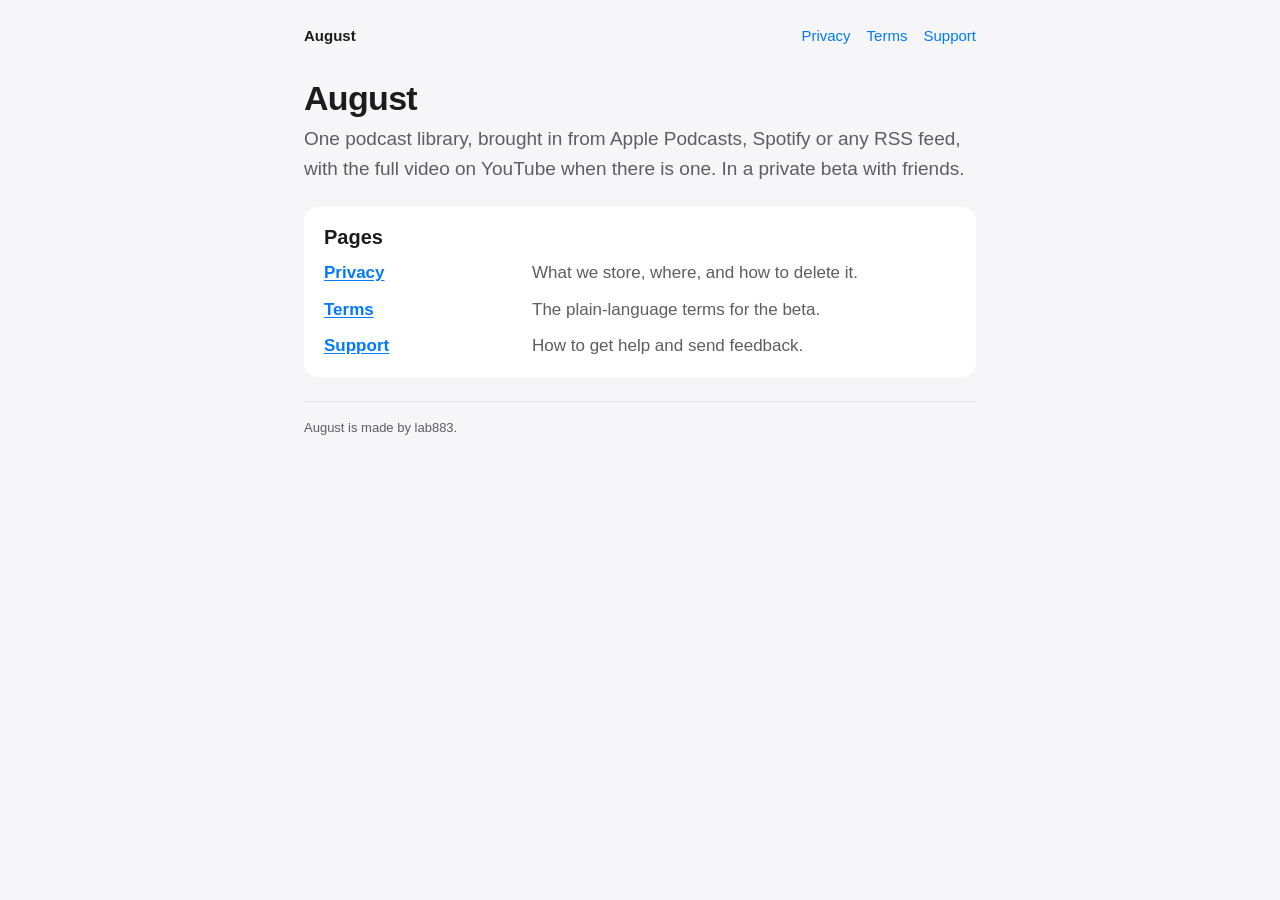
<file: index.html>
<!doctype html>
<html lang="en">
<head>
<meta charset="utf-8">
<meta name="viewport" content="width=device-width, initial-scale=1, viewport-fit=cover">
<title>August</title>
<meta name="description" content="August: one podcast library across Apple Podcasts, Spotify and RSS, with the video when there is one.">
<link rel="stylesheet" href="style.css">
</head>
<body>
<div class="page">
  <nav aria-label="Pages">
    <a class="name" href="./">August</a>
    <a href="privacy/">Privacy</a>
    <a href="terms/">Terms</a>
    <a href="support/">Support</a>
  </nav>

  <header>
    <h1>August</h1>
    <p class="lede">One podcast library, brought in from Apple Podcasts, Spotify or any RSS feed, with the full video on YouTube when there is one. In a private beta with friends.</p>
  </header>

  <section>
    <h2>Pages</h2>
    <dl>
      <dt><a href="privacy/">Privacy</a></dt>
      <dd>What we store, where, and how to delete it.</dd>
      <dt><a href="terms/">Terms</a></dt>
      <dd>The plain-language terms for the beta.</dd>
      <dt><a href="support/">Support</a></dt>
      <dd>How to get help and send feedback.</dd>
    </dl>
  </section>

  <footer>August is made by lab883.</footer>
</div>
</body>
</html>
</file>
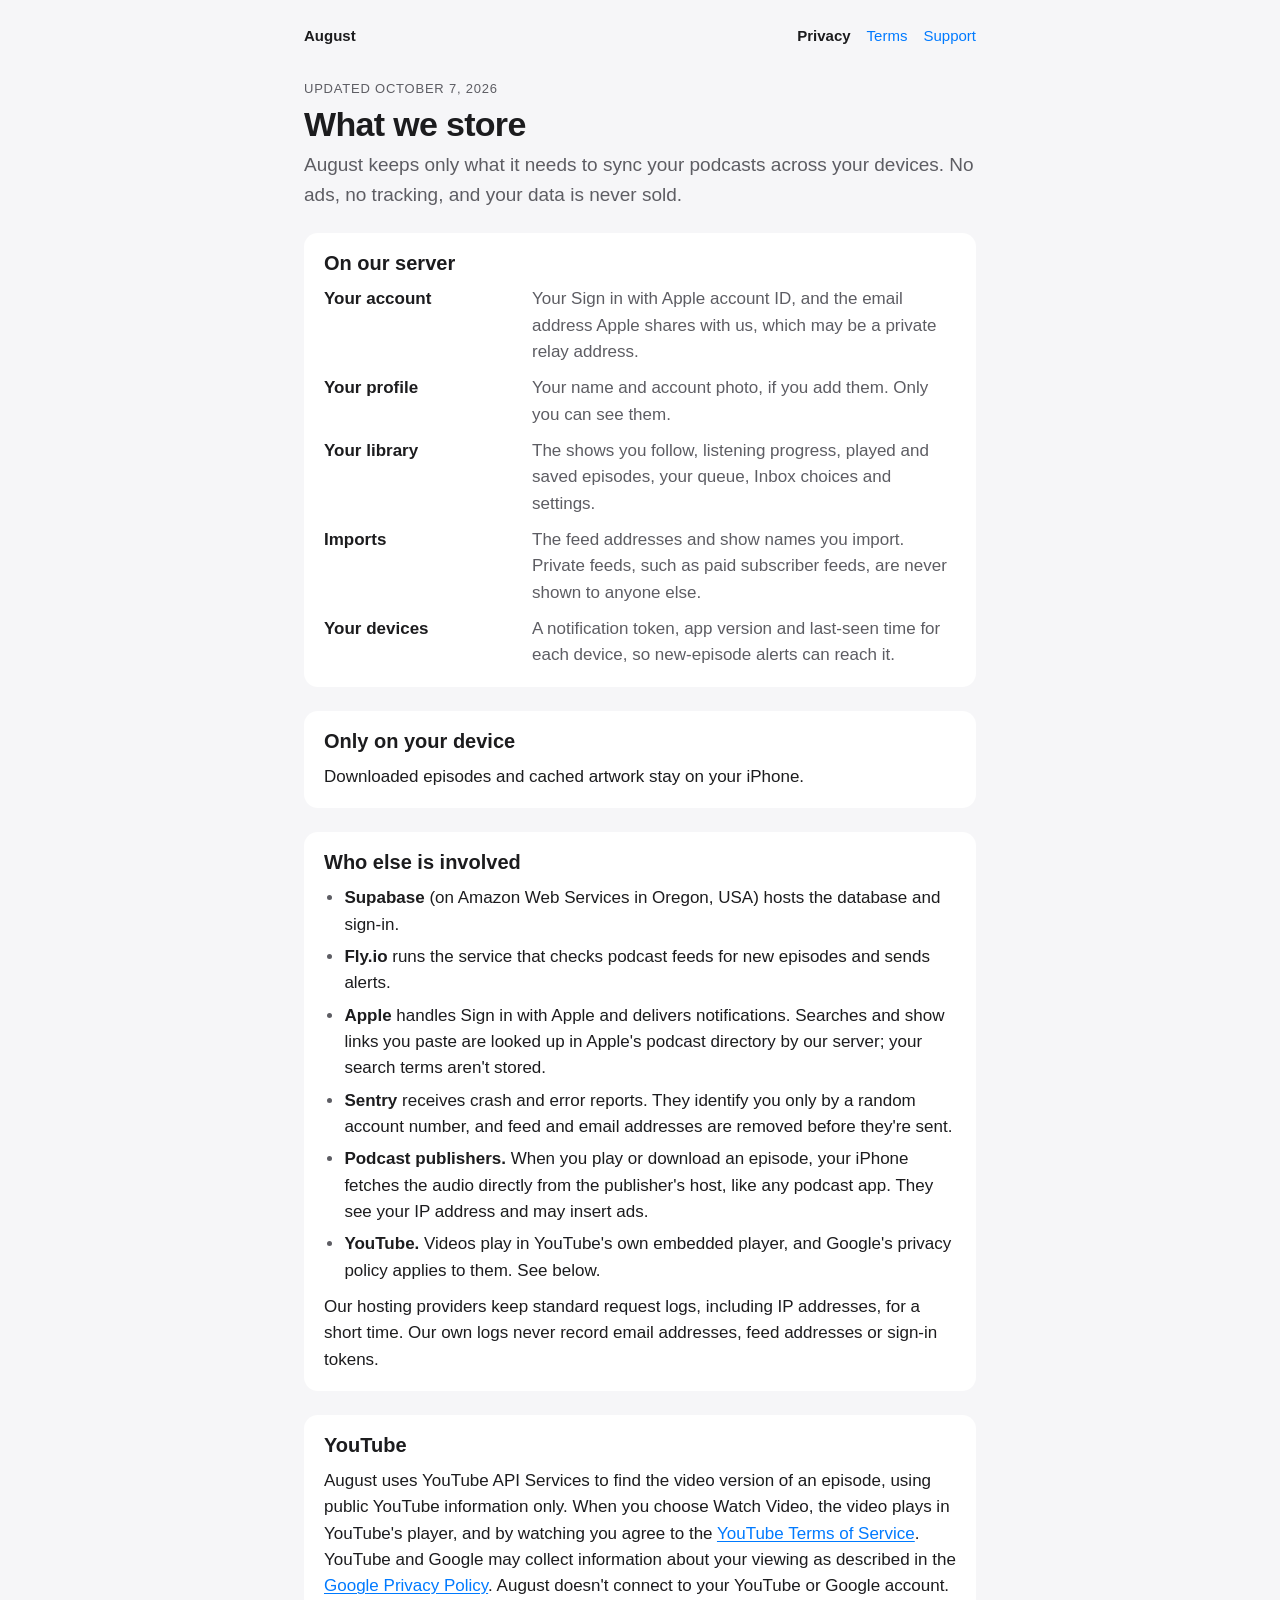
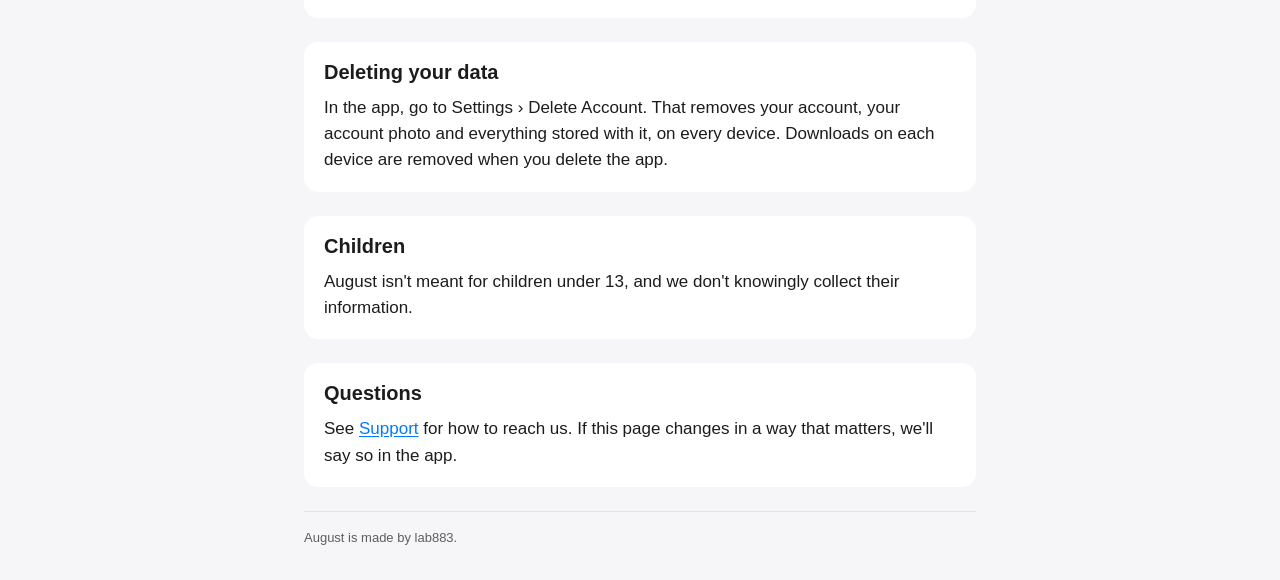
<file: privacy/index.html>
<!doctype html>
<html lang="en">
<head>
<meta charset="utf-8">
<meta name="viewport" content="width=device-width, initial-scale=1, viewport-fit=cover">
<title>August Privacy</title>
<meta name="description" content="What August stores, where, and how to delete it.">
<link rel="stylesheet" href="../style.css">
</head>
<body>
<div class="page">
  <nav aria-label="Pages">
    <a class="name" href="../">August</a>
    <a href="../privacy/" aria-current="page">Privacy</a>
    <a href="../terms/">Terms</a>
    <a href="../support/">Support</a>
  </nav>

  <header>
    <p class="meta">Updated October 7, 2026</p>
    <h1>What we store</h1>
    <p class="lede">August keeps only what it needs to sync your podcasts across your devices. No ads, no tracking, and your data is never sold.</p>
  </header>

  <section>
    <h2>On our server</h2>
    <dl>
      <dt>Your account</dt>
      <dd>Your Sign in with Apple account ID, and the email address Apple shares with us, which may be a private relay address.</dd>
      <dt>Your profile</dt>
      <dd>Your name and account photo, if you add them. Only you can see them.</dd>
      <dt>Your library</dt>
      <dd>The shows you follow, listening progress, played and saved episodes, your queue, Inbox choices and settings.</dd>
      <dt>Imports</dt>
      <dd>The feed addresses and show names you import. Private feeds, such as paid subscriber feeds, are never shown to anyone else.</dd>
      <dt>Your devices</dt>
      <dd>A notification token, app version and last-seen time for each device, so new-episode alerts can reach it.</dd>
    </dl>
  </section>

  <section>
    <h2>Only on your device</h2>
    <p>Downloaded episodes and cached artwork stay on your iPhone.</p>
  </section>

  <section>
    <h2>Who else is involved</h2>
    <ul>
      <li><strong>Supabase</strong> (on Amazon Web Services in Oregon, USA) hosts the database and sign-in.</li>
      <li><strong>Fly.io</strong> runs the service that checks podcast feeds for new episodes and sends alerts.</li>
      <li><strong>Apple</strong> handles Sign in with Apple and delivers notifications. Searches and show links you paste are looked up in Apple's podcast directory by our server; your search terms aren't stored.</li>
      <li><strong>Sentry</strong> receives crash and error reports. They identify you only by a random account number, and feed and email addresses are removed before they're sent.</li>
      <li><strong>Podcast publishers.</strong> When you play or download an episode, your iPhone fetches the audio directly from the publisher's host, like any podcast app. They see your IP address and may insert ads.</li>
      <li><strong>YouTube.</strong> Videos play in YouTube's own embedded player, and Google's privacy policy applies to them. See below.</li>
    </ul>
    <p>Our hosting providers keep standard request logs, including IP addresses, for a short time. Our own logs never record email addresses, feed addresses or sign-in tokens.</p>
  </section>

  <section>
    <h2>YouTube</h2>
    <p>August uses YouTube API Services to find the video version of an episode, using public YouTube information only. When you choose Watch Video, the video plays in YouTube's player, and by watching you agree to the <a href="https://www.youtube.com/t/terms">YouTube Terms of Service</a>. YouTube and Google may collect information about your viewing as described in the <a href="https://policies.google.com/privacy">Google Privacy Policy</a>. August doesn't connect to your YouTube or Google account.</p>
  </section>

  <section>
    <h2>Deleting your data</h2>
    <p>In the app, go to Settings › Delete Account. That removes your account, your account photo and everything stored with it, on every device. Downloads on each device are removed when you delete the app.</p>
  </section>

  <section>
    <h2>Children</h2>
    <p>August isn't meant for children under 13, and we don't knowingly collect their information.</p>
  </section>

  <section>
    <h2>Questions</h2>
    <p>See <a href="../support/">Support</a> for how to reach us. If this page changes in a way that matters, we'll say so in the app.</p>
  </section>

  <footer>August is made by lab883.</footer>
</div>
</body>
</html>
</file>
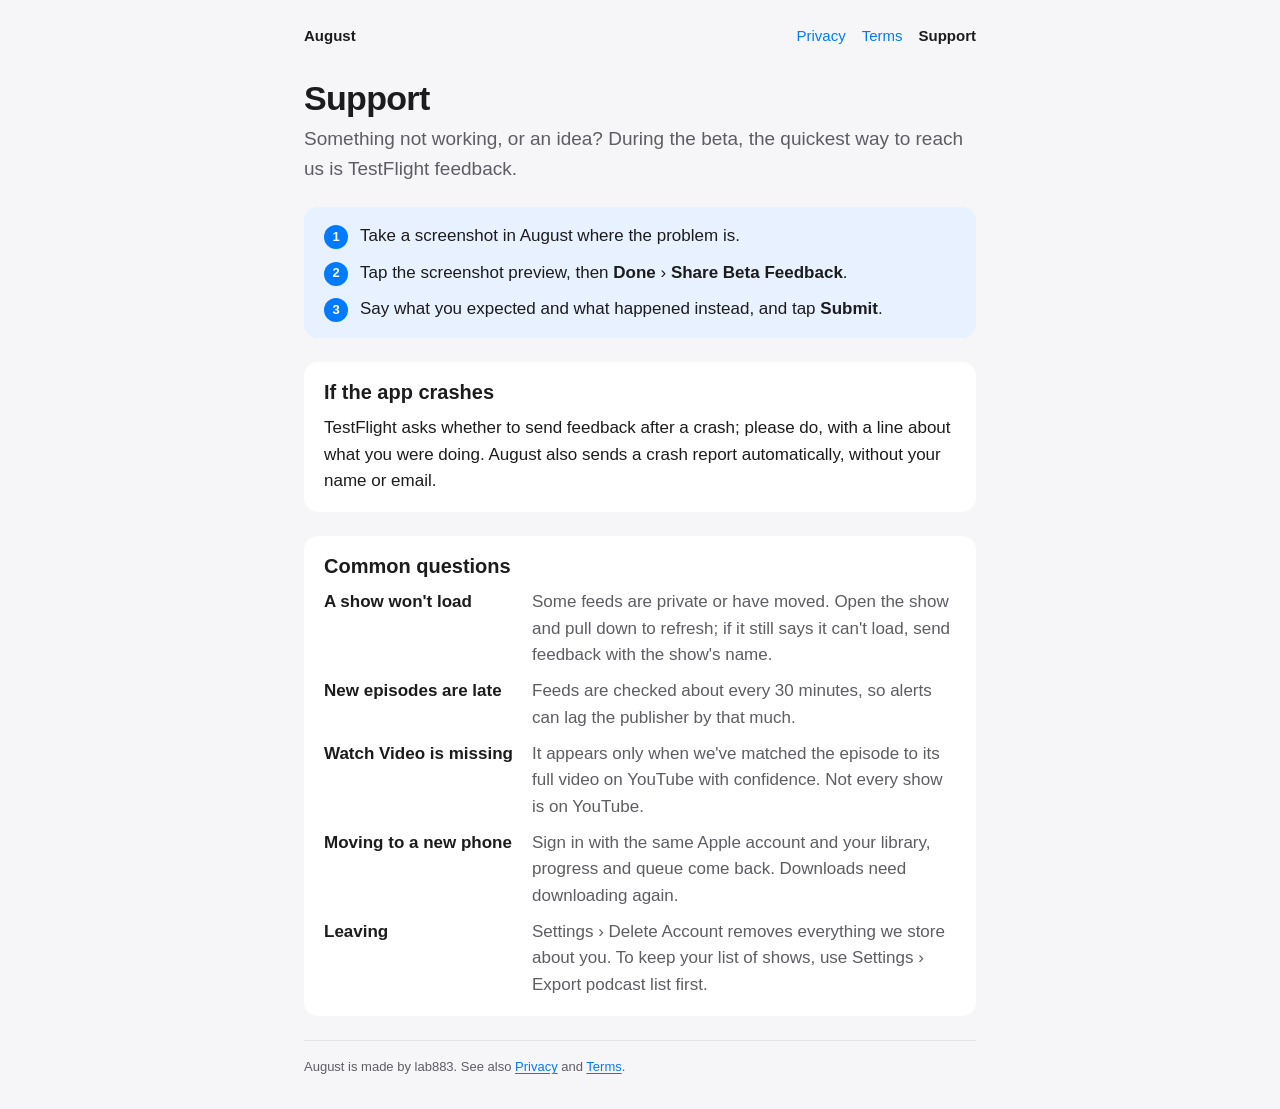
<file: support/index.html>
<!doctype html>
<html lang="en">
<head>
<meta charset="utf-8">
<meta name="viewport" content="width=device-width, initial-scale=1, viewport-fit=cover">
<title>August Support</title>
<meta name="description" content="How to get help with August and send feedback during the beta.">
<link rel="stylesheet" href="../style.css">
</head>
<body>
<div class="page">
  <nav aria-label="Pages">
    <a class="name" href="../">August</a>
    <a href="../privacy/">Privacy</a>
    <a href="../terms/">Terms</a>
    <a href="../support/" aria-current="page">Support</a>
  </nav>

  <header>
    <h1>Support</h1>
    <p class="lede">Something not working, or an idea? During the beta, the quickest way to reach us is TestFlight feedback.</p>
  </header>

  <div class="callout">
    <ol class="steps">
      <li>Take a screenshot in August where the problem is.</li>
      <li>Tap the screenshot preview, then <strong>Done</strong> › <strong>Share Beta Feedback</strong>.</li>
      <li>Say what you expected and what happened instead, and tap <strong>Submit</strong>.</li>
    </ol>
  </div>
  <!-- When the domain's email is set up, add it here and on the Privacy page: "Or email support@…". -->

  <section>
    <h2>If the app crashes</h2>
    <p>TestFlight asks whether to send feedback after a crash; please do, with a line about what you were doing. August also sends a crash report automatically, without your name or email.</p>
  </section>

  <section>
    <h2>Common questions</h2>
    <dl>
      <dt>A show won't load</dt>
      <dd>Some feeds are private or have moved. Open the show and pull down to refresh; if it still says it can't load, send feedback with the show's name.</dd>
      <dt>New episodes are late</dt>
      <dd>Feeds are checked about every 30 minutes, so alerts can lag the publisher by that much.</dd>
      <dt>Watch Video is missing</dt>
      <dd>It appears only when we've matched the episode to its full video on YouTube with confidence. Not every show is on YouTube.</dd>
      <dt>Moving to a new phone</dt>
      <dd>Sign in with the same Apple account and your library, progress and queue come back. Downloads need downloading again.</dd>
      <dt>Leaving</dt>
      <dd>Settings › Delete Account removes everything we store about you. To keep your list of shows, use Settings › Export podcast list first.</dd>
    </dl>
  </section>

  <footer>August is made by lab883. See also <a href="../privacy/">Privacy</a> and <a href="../terms/">Terms</a>.</footer>
</div>
</body>
</html>
</file>
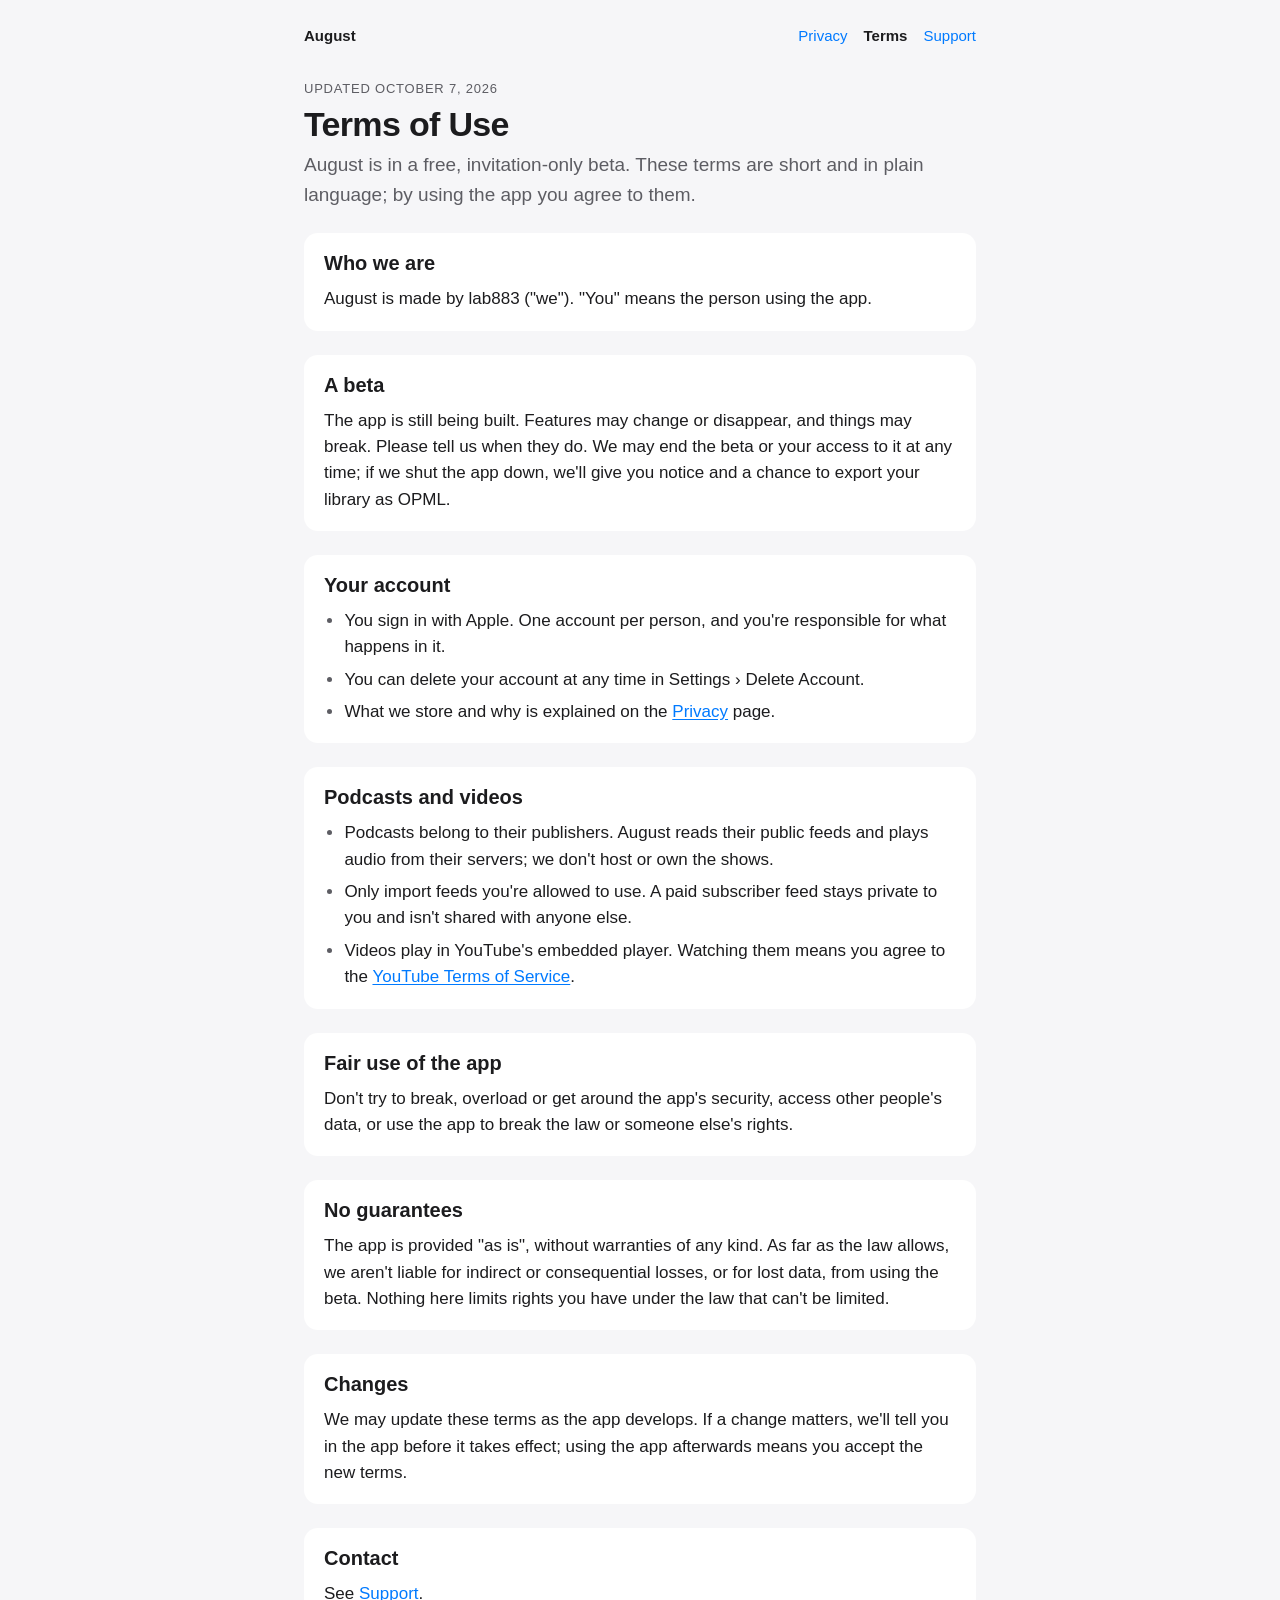
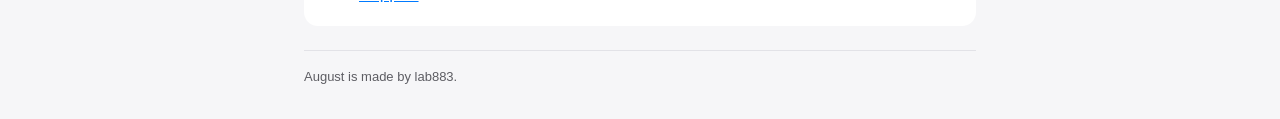
<file: terms/index.html>
<!doctype html>
<html lang="en">
<head>
<meta charset="utf-8">
<meta name="viewport" content="width=device-width, initial-scale=1, viewport-fit=cover">
<title>August Terms</title>
<meta name="description" content="The terms for using August during its private beta.">
<link rel="stylesheet" href="../style.css">
</head>
<body>
<div class="page">
  <nav aria-label="Pages">
    <a class="name" href="../">August</a>
    <a href="../privacy/">Privacy</a>
    <a href="../terms/" aria-current="page">Terms</a>
    <a href="../support/">Support</a>
  </nav>

  <header>
    <p class="meta">Updated October 7, 2026</p>
    <h1>Terms of Use</h1>
    <p class="lede">August is in a free, invitation-only beta. These terms are short and in plain language; by using the app you agree to them.</p>
  </header>

  <section>
    <h2>Who we are</h2>
    <p>August is made by lab883 ("we"). "You" means the person using the app.</p>
  </section>

  <section>
    <h2>A beta</h2>
    <p>The app is still being built. Features may change or disappear, and things may break. Please tell us when they do. We may end the beta or your access to it at any time; if we shut the app down, we'll give you notice and a chance to export your library as OPML.</p>
  </section>

  <section>
    <h2>Your account</h2>
    <ul>
      <li>You sign in with Apple. One account per person, and you're responsible for what happens in it.</li>
      <li>You can delete your account at any time in Settings › Delete Account.</li>
      <li>What we store and why is explained on the <a href="../privacy/">Privacy</a> page.</li>
    </ul>
  </section>

  <section>
    <h2>Podcasts and videos</h2>
    <ul>
      <li>Podcasts belong to their publishers. August reads their public feeds and plays audio from their servers; we don't host or own the shows.</li>
      <li>Only import feeds you're allowed to use. A paid subscriber feed stays private to you and isn't shared with anyone else.</li>
      <li>Videos play in YouTube's embedded player. Watching them means you agree to the <a href="https://www.youtube.com/t/terms">YouTube Terms of Service</a>.</li>
    </ul>
  </section>

  <section>
    <h2>Fair use of the app</h2>
    <p>Don't try to break, overload or get around the app's security, access other people's data, or use the app to break the law or someone else's rights.</p>
  </section>

  <section>
    <h2>No guarantees</h2>
    <p>The app is provided "as is", without warranties of any kind. As far as the law allows, we aren't liable for indirect or consequential losses, or for lost data, from using the beta. Nothing here limits rights you have under the law that can't be limited.</p>
  </section>

  <section>
    <h2>Changes</h2>
    <p>We may update these terms as the app develops. If a change matters, we'll tell you in the app before it takes effect; using the app afterwards means you accept the new terms.</p>
  </section>

  <section>
    <h2>Contact</h2>
    <p>See <a href="../support/">Support</a>.</p>
  </section>

  <footer>August is made by lab883.</footer>
</div>
</body>
</html>
</file>
<file: style.css>
/* August public pages (Terms, Privacy, Support). Plain HTML, system fonts, light and dark like the app. */
:root {
  --bg: #f6f6f8;
  --surface: #ffffff;
  --fg: #1c1c1e;
  --secondary: #5d5d63;
  --rule: #e2e2e7;
  --accent: #007aff;
  --accent-soft: #e8f1ff;
  color-scheme: light;
}
@media (prefers-color-scheme: dark) {
  :root {
    --bg: #000000;
    --surface: #1c1c1e;
    --fg: #f2f2f7;
    --secondary: #a1a1a8;
    --rule: #38383d;
    --accent: #0a84ff;
    --accent-soft: #0b2a4d;
    color-scheme: dark;
  }
}

* { box-sizing: border-box; }
html { -webkit-text-size-adjust: 100%; }
body {
  margin: 0;
  background: var(--bg);
  color: var(--fg);
  font: 17px/1.55 -apple-system, BlinkMacSystemFont, "SF Pro Text", "Helvetica Neue", Helvetica, Arial, sans-serif;
  padding: max(16px, env(safe-area-inset-top)) 16px max(32px, env(safe-area-inset-bottom));
}
a { color: var(--accent); text-underline-offset: 2px; }

.page { max-width: 42rem; margin: 0 auto; display: flex; flex-direction: column; gap: 24px; }

nav { display: flex; flex-wrap: wrap; align-items: center; gap: 4px 16px; padding-block: 8px; font-size: 15px; }
nav .name { font-weight: 700; color: var(--fg); text-decoration: none; margin-right: auto; display: flex; align-items: center; gap: 8px; }
nav .name svg { width: 24px; height: 24px; }
nav a:not(.name) { text-decoration: none; }
nav a[aria-current="page"] { color: var(--fg); font-weight: 600; }

header { display: flex; flex-direction: column; gap: 6px; }
h1 { font-size: 34px; line-height: 1.15; letter-spacing: -0.02em; margin: 0; text-wrap: balance; }
.lede { font-size: 19px; color: var(--secondary); margin: 0; }
.meta { font-size: 13px; color: var(--secondary); margin: 0; text-transform: uppercase; letter-spacing: 0.06em; }

section { background: var(--surface); border-radius: 14px; padding: 18px 20px; display: flex; flex-direction: column; gap: 10px; }
h2 { font-size: 20px; line-height: 1.25; margin: 0; text-wrap: balance; }
p, ul { margin: 0; }
ul { padding-left: 1.2em; display: flex; flex-direction: column; gap: 6px; }
li::marker { color: var(--secondary); }

dl { margin: 0; display: grid; grid-template-columns: minmax(8rem, 12rem) 1fr; gap: 10px 16px; }
dt { font-weight: 600; }
dd { margin: 0; color: var(--secondary); min-width: 0; }
@media (max-width: 34rem) { dl { grid-template-columns: 1fr; gap: 2px; } dd { margin-bottom: 10px; } }

.callout { background: var(--accent-soft); border-radius: 14px; padding: 16px 20px; }
.steps { counter-reset: step; list-style: none; padding: 0; margin: 0; display: flex; flex-direction: column; gap: 10px; }
.steps li { counter-increment: step; position: relative; padding-left: 36px; }
.steps li::before { content: counter(step); position: absolute; left: 0; top: 2px; width: 24px; height: 24px; border-radius: 50%;
  background: var(--accent); color: #fff; font-size: 13px; font-weight: 700; display: grid; place-items: center; }

footer { font-size: 13px; color: var(--secondary); border-top: 1px solid var(--rule); padding-top: 16px; }
</file>
